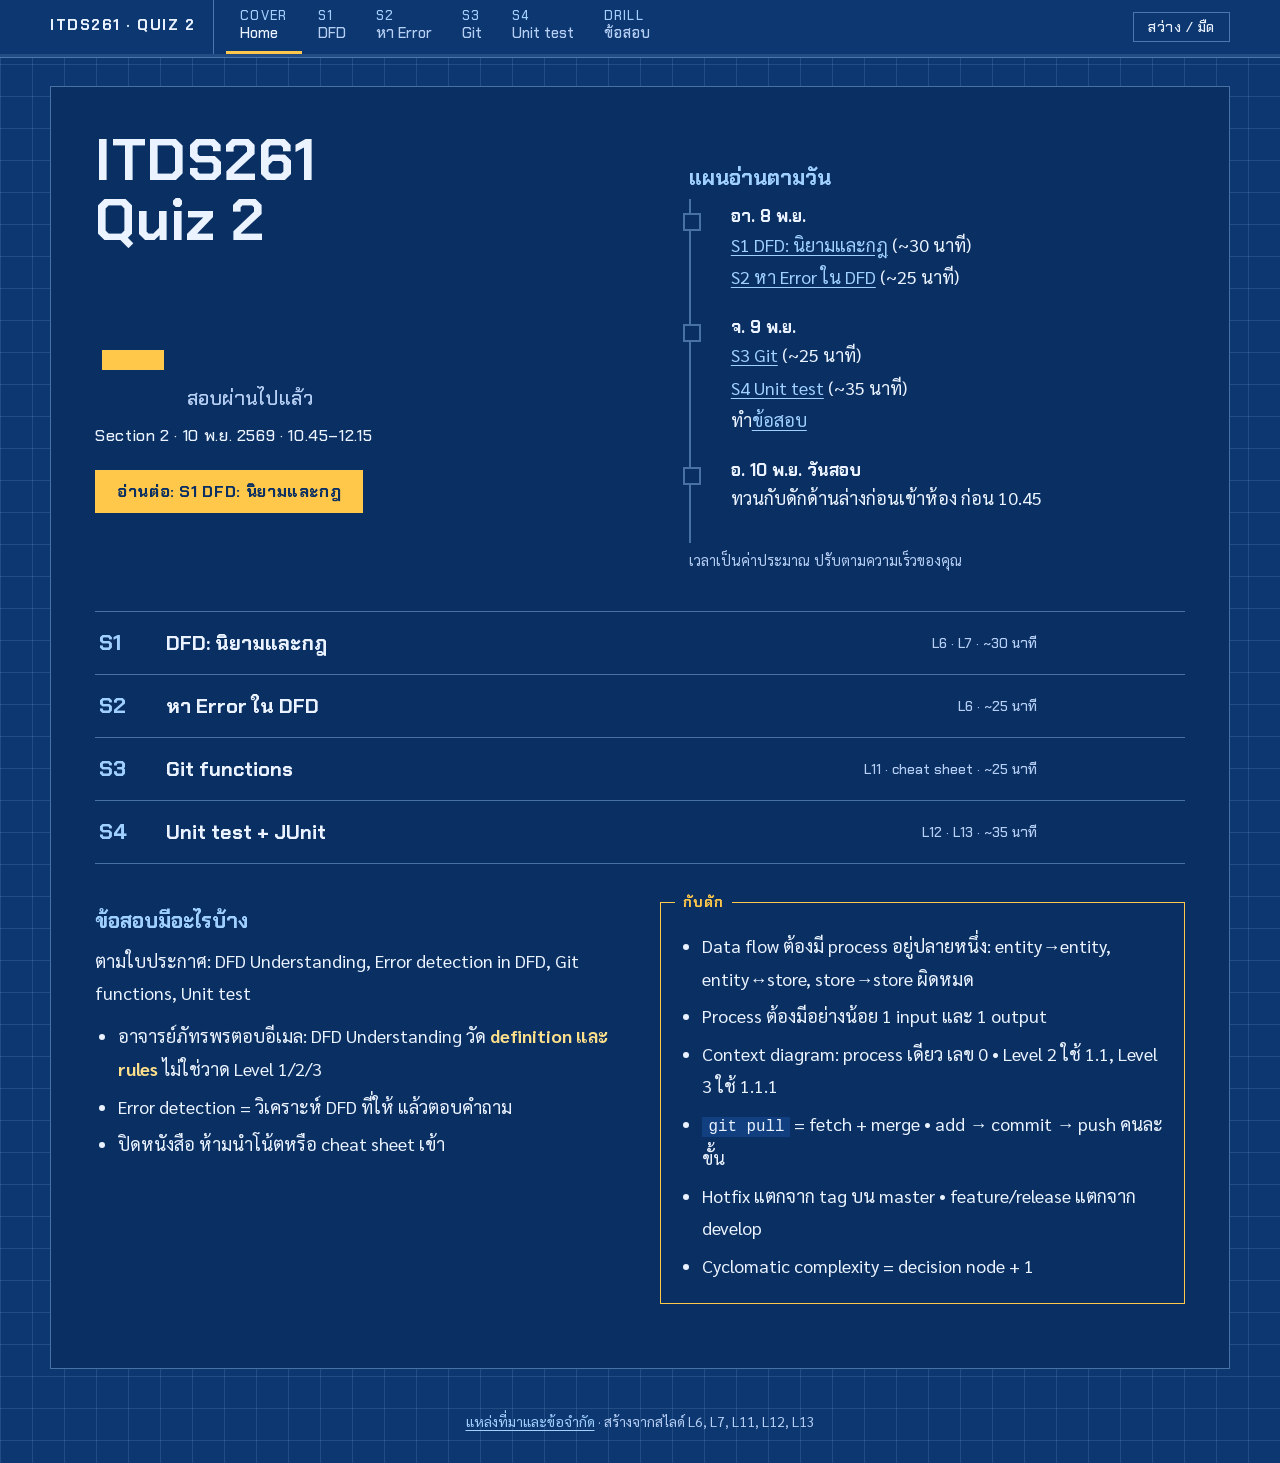
<file: index.html>
<!doctype html>
<html lang="th">
<head>
<meta charset="utf-8">
<meta name="viewport" content="width=device-width,initial-scale=1">
<title>ITDS261 Quiz 2</title>
<meta http-equiv="refresh" content="0; url=ITDS261-Quiz2-Guide.html">
<script>location.replace("ITDS261-Quiz2-Guide.html"+location.hash)</script>
<style>body{background:#0d3770;color:#eaf3ff;font:18px/1.6 Sarabun,Tahoma,sans-serif;padding:24px}a{color:#9fd0ff}</style>
</head>
<body><a href="ITDS261-Quiz2-Guide.html">เปิดเว็บติว ITDS261 Quiz 2</a></body>
</html>
</file>
<file: fonts/fonts.css>
@font-face{font-family:'Chakra Petch';font-weight:500;font-style:normal;font-display:swap;src:url(ChakraPetch-500-thai.woff2) format('woff2');unicode-range:U+02D7, U+0303, U+0331, U+0E01-0E5B, U+200C-200D, U+25CC}
@font-face{font-family:'Chakra Petch';font-weight:500;font-style:normal;font-display:swap;src:url(ChakraPetch-500-latin.woff2) format('woff2');unicode-range:U+0000-00FF, U+0131, U+0152-0153, U+02BB-02BC, U+02C6, U+02DA, U+02DC, U+0304, U+0308, U+0329, U+2000-206F, U+20AC, U+2122, U+2191, U+2193, U+2212, U+2215, U+FEFF, U+FFFD}
@font-face{font-family:'Chakra Petch';font-weight:700;font-style:normal;font-display:swap;src:url(ChakraPetch-700-thai.woff2) format('woff2');unicode-range:U+02D7, U+0303, U+0331, U+0E01-0E5B, U+200C-200D, U+25CC}
@font-face{font-family:'Chakra Petch';font-weight:700;font-style:normal;font-display:swap;src:url(ChakraPetch-700-latin.woff2) format('woff2');unicode-range:U+0000-00FF, U+0131, U+0152-0153, U+02BB-02BC, U+02C6, U+02DA, U+02DC, U+0304, U+0308, U+0329, U+2000-206F, U+20AC, U+2122, U+2191, U+2193, U+2212, U+2215, U+FEFF, U+FFFD}
@font-face{font-family:'Sarabun';font-weight:400;font-style:normal;font-display:swap;src:url(Sarabun-400-thai.woff2) format('woff2');unicode-range:U+02D7, U+0303, U+0331, U+0E01-0E5B, U+200C-200D, U+25CC}
@font-face{font-family:'Sarabun';font-weight:400;font-style:normal;font-display:swap;src:url(Sarabun-400-latin.woff2) format('woff2');unicode-range:U+0000-00FF, U+0131, U+0152-0153, U+02BB-02BC, U+02C6, U+02DA, U+02DC, U+0304, U+0308, U+0329, U+2000-206F, U+20AC, U+2122, U+2191, U+2193, U+2212, U+2215, U+FEFF, U+FFFD}
@font-face{font-family:'Sarabun';font-weight:600;font-style:normal;font-display:swap;src:url(Sarabun-600-thai.woff2) format('woff2');unicode-range:U+02D7, U+0303, U+0331, U+0E01-0E5B, U+200C-200D, U+25CC}
@font-face{font-family:'Sarabun';font-weight:600;font-style:normal;font-display:swap;src:url(Sarabun-600-latin.woff2) format('woff2');unicode-range:U+0000-00FF, U+0131, U+0152-0153, U+02BB-02BC, U+02C6, U+02DA, U+02DC, U+0304, U+0308, U+0329, U+2000-206F, U+20AC, U+2122, U+2191, U+2193, U+2212, U+2215, U+FEFF, U+FFFD}
@font-face{font-family:'Sarabun';font-weight:700;font-style:normal;font-display:swap;src:url(Sarabun-700-thai.woff2) format('woff2');unicode-range:U+02D7, U+0303, U+0331, U+0E01-0E5B, U+200C-200D, U+25CC}
@font-face{font-family:'Sarabun';font-weight:700;font-style:normal;font-display:swap;src:url(Sarabun-700-latin.woff2) format('woff2');unicode-range:U+0000-00FF, U+0131, U+0152-0153, U+02BB-02BC, U+02C6, U+02DA, U+02DC, U+0304, U+0308, U+0329, U+2000-206F, U+20AC, U+2122, U+2191, U+2193, U+2212, U+2215, U+FEFF, U+FFFD}
</file>
<file: quiz-interact.css>
/* Interactive question types (drag/drop, tap, fill). Uses the site's tokens: --ink --line --chip --accent --ok --no. */
.ix{position:relative;margin:14px 0;max-width:none}
.ix-hint{font:500 15px/1.5 var(--head);color:var(--muted);margin:0 0 10px}
.ix-split{display:flex;flex-wrap:wrap;gap:16px;align-items:flex-start;margin:0 0 10px}
.ix-code{margin:0;flex:1 1 250px;max-width:340px;white-space:pre}
.ix-fig{flex:1 1 300px;max-width:440px;overflow-x:auto}
.qfig.ix-fig{max-width:780px;flex:none}
svg.ixg{width:100%;height:auto;display:block;background:var(--panel);border:1px solid var(--line);color:var(--ink)}
.ixg .sh{fill:none;stroke:var(--ink);stroke-width:1.6}
.ixg text{fill:var(--ink);font:15px/1 "Consolas","Sarabun",monospace}
.ixg .il{font:700 13px/1 var(--head);fill:var(--em)}
.ixg .ie{fill:none;stroke:var(--ink);stroke-width:1.6}
.ixg .ie.walk{stroke:var(--accent);stroke-width:3.4;color:var(--accent)}
.ixg .ie.ok{stroke:var(--ok);stroke-width:3.4;color:var(--ok)}
.ixg .ie.no{stroke:var(--no);stroke-width:3.4;color:var(--no)}
/* slots in a flow chart */
.ix-slot{cursor:pointer;outline:none}
.ix-slot .sh{stroke-dasharray:5 4;stroke:var(--brand)}
.ix-slot .ph{fill:var(--muted);font-weight:700}
.ix-slot.filled .sh{stroke-dasharray:none;stroke:var(--ink);fill:var(--chip)}
.ix-slot.armed .sh{stroke:var(--accent);stroke-width:2.4;fill:color-mix(in srgb,var(--accent) 18%,transparent)}
.ix-slot:focus-visible .sh{stroke:var(--accent);stroke-width:3}
.ix-slot.ok .sh{stroke:var(--ok);stroke-width:2.6;fill:color-mix(in srgb,var(--ok) 22%,transparent)}
.ix-slot.no .sh{stroke:var(--no);stroke-width:2.6;fill:color-mix(in srgb,var(--no) 22%,transparent)}
/* tappable path nodes */
.ix-node{cursor:pointer;outline:none}
.ix-node .sh{fill:var(--panel);stroke:var(--brand);stroke-width:2}
.ix-node:hover .sh,.ix-node:focus-visible .sh{fill:var(--chip);stroke:var(--accent);stroke-width:3}
.ix-node.on .sh{fill:color-mix(in srgb,var(--accent) 35%,transparent);stroke:var(--accent)}
.ix-node.ok .sh{fill:color-mix(in srgb,var(--ok) 28%,transparent);stroke:var(--ok);stroke-width:2.6}
.ix-node.no .sh{fill:color-mix(in srgb,var(--no) 28%,transparent);stroke:var(--no);stroke-width:2.6}
.ixg g:not(.ix-node):not(.ix-slot) .sh{fill:var(--panel)}
svg.ixg g .nt{pointer-events:none}
.ix-seq{font:500 16px/1.5 var(--head);margin:8px 0}
.ix-seq b{color:var(--em);letter-spacing:.04em}
/* chips + zones */
.ix-rows{display:grid;gap:8px;margin:0 0 12px}
.ix-row{display:grid;grid-template-columns:minmax(120px,200px) 1fr;gap:10px;align-items:stretch}
.ix-lab{display:flex;align-items:center;font:700 15px/1.4 var(--head);color:var(--brand)}
.ix-buckets{display:grid;grid-template-columns:repeat(auto-fit,minmax(190px,1fr));gap:10px;margin:0 0 12px}
.ix-bucket{border:1px solid var(--line);padding:8px 10px 10px;background:var(--panel)}
.ix-bucket>b{display:block;font:700 15px/1.4 var(--head);color:var(--brand);margin-bottom:6px}
.ix-zone{min-height:48px;display:flex;flex-wrap:wrap;gap:6px;align-items:center;padding:6px 8px;border:2px dashed var(--line);background:color-mix(in srgb,var(--chip) 55%,transparent)}
.ix-zone.armed{border-color:var(--accent);background:color-mix(in srgb,var(--accent) 12%,transparent);cursor:pointer}
.ix-empty{font:500 13px/1 var(--head);color:var(--muted)}
.ix-pool{display:flex;flex-wrap:wrap;gap:8px;align-items:center;padding:10px;margin:0 0 12px;border:1px solid var(--line);min-height:56px}
.ix-poolt{font:700 12px/1 var(--head);letter-spacing:.1em;color:var(--muted);margin-right:4px}
.ixc{touch-action:none;user-select:none;-webkit-user-select:none;cursor:grab;border:1px solid var(--brand);background:var(--chip);color:var(--ink);padding:7px 12px;font:600 16px/1.3 var(--body);min-height:40px}
.ixc:hover{border-color:var(--accent)}
.ixc.sel{background:var(--accent);color:#0a2f62;border-color:var(--accent);box-shadow:0 0 0 3px color-mix(in srgb,var(--accent) 40%,transparent)}
.ixc.lift{opacity:.35}
.ixc.ghost{position:fixed;z-index:80;pointer-events:none;cursor:grabbing;box-shadow:0 8px 20px var(--shadow);background:var(--accent);color:#0a2f62;border-color:var(--accent)}
.ixc.ok{border:2px solid var(--ok);background:color-mix(in srgb,var(--ok) 24%,transparent);cursor:default}
.ixc.no{border:2px solid var(--no);background:color-mix(in srgb,var(--no) 24%,transparent);cursor:default}
.ixc.dec{opacity:.5;cursor:default}
.ix-act{display:flex;flex-wrap:wrap;gap:10px;margin:6px 0}
.ix-msg{min-height:1.6em;margin:4px 0 0;color:var(--no);font:500 15px/1.5 var(--head)}
/* number fields */
.ix-fields{display:flex;flex-wrap:wrap;gap:12px;margin:8px 0 12px}
.ix-f{display:flex;flex-direction:column;gap:4px;font:700 15px/1.3 var(--head);color:var(--brand)}
.ix-in{width:150px;font:600 20px/1.3 var(--body);padding:8px 10px;color:var(--ink);background:var(--panel);border:2px solid var(--line)}
.ix-in:focus{outline:3px solid var(--accent);outline-offset:2px}
.ix-f.ok .ix-in{border-color:var(--ok);background:color-mix(in srgb,var(--ok) 18%,transparent)}
.ix-f.no .ix-in{border-color:var(--no);background:color-mix(in srgb,var(--no) 18%,transparent)}
.ix-f small{color:var(--no);font:500 13px/1.4 var(--head);max-width:220px}
/* DFD tap targets */
.dfd .hit{cursor:pointer;fill:transparent;stroke:transparent}
.dfd .hl{stroke-width:22;stroke-linecap:round}
.dfd .hr{stroke-width:2}
.dfd .hl:hover{stroke:color-mix(in srgb,var(--accent) 30%,transparent)}
.dfd .hr:hover{stroke:var(--accent)}
.dfd .hl.sel{stroke:color-mix(in srgb,var(--accent) 65%,transparent)}
.dfd .hr.sel{stroke:var(--accent);stroke-width:3;fill:color-mix(in srgb,var(--accent) 18%,transparent)}
.dfd .hl.ok{stroke:color-mix(in srgb,var(--ok) 60%,transparent)}
.dfd .hr.ok{stroke:var(--ok);stroke-width:3;fill:color-mix(in srgb,var(--ok) 22%,transparent)}
.dfd .hl.no{stroke:color-mix(in srgb,var(--no) 60%,transparent)}
.dfd .hr.no{stroke:var(--no);stroke-width:3;fill:color-mix(in srgb,var(--no) 22%,transparent)}
.dfd .hl.miss{stroke:var(--no);stroke-width:3;stroke-dasharray:8 6;stroke-linecap:butt;opacity:.9}
.dfd .hr.miss{stroke:var(--no);stroke-width:3;stroke-dasharray:8 6}
.ix.pop{animation:qpop .5s cubic-bezier(.2,.9,.3,1.4)}
.ix.shake{animation:qshake .45s}
.ixsol{display:block;margin:2px 0 6px;font-weight:600}
@media(max-width:640px){.ix-row{grid-template-columns:1fr}.ix-fig{flex-basis:100%}}
@media(prefers-reduced-motion:reduce){.ix.pop,.ix.shake{animation:none}}

/* grid (slide-style tables) */
.ix-gridwrap{overflow-x:auto;margin:0 0 12px}
.ix-grid{border-collapse:collapse;width:100%;min-width:560px}
.ix-grid th,.ix-grid td{border:1px solid var(--line);padding:6px 8px;vertical-align:middle}
.ix-grid th{background:var(--chip);font:700 14px/1.4 var(--head);text-align:left}
.ix-grid td.ix-st{font:500 15px/1.5 var(--body);white-space:pre-wrap}
.ix-grid td:first-child{font-weight:600;white-space:nowrap}
.ix-grid .ix-zone{border-width:1px;min-height:40px;padding:4px 6px}
.ix-grid td:last-child{min-width:130px}

/* VS Code Dark+ code block (always dark, like the editor) */
.vs{flex:1 1 280px;max-width:460px;background:#1e1e1e;border:1px solid #3c3c3c;color:#d4d4d4;font:14px/1.65 Consolas,"Cascadia Mono",monospace;overflow-x:auto}
.vs-bar{background:#252526;color:#cccccc;padding:5px 12px;font:12px/1.4 "Segoe UI",sans-serif;border-bottom:1px solid #3c3c3c}
.vs-body{padding:8px 0}
.vs-l{display:flex;white-space:pre}
.vs-n{flex:0 0 38px;text-align:right;padding-right:14px;color:#858585;font-style:normal;user-select:none}
.vs-l code{background:none;color:#d4d4d4;padding:0;font:inherit;white-space:pre}
.vs .k1{color:#569cd6}.vs .k2{color:#c586c0}.vs .st{color:#ce9178}.vs .nu{color:#b5cea8}.vs .cm{color:#6a9955}.vs .fn{color:#dcdcaa}.vs .ty{color:#4ec9b0}.vs .va{color:#9cdcfe}
.ixg text{font-size:14px}
.ix-tc input{width:100%;min-width:110px;font-size:17px}
.ix-tc.ok input{border-color:var(--ok);background:color-mix(in srgb,var(--ok) 18%,transparent)}
.ix-tc.no input{border-color:var(--no);background:color-mix(in srgb,var(--no) 18%,transparent)}
.ix-tc small{display:block;color:var(--no);font:500 13px/1.4 var(--head);margin-top:2px}
</file>
